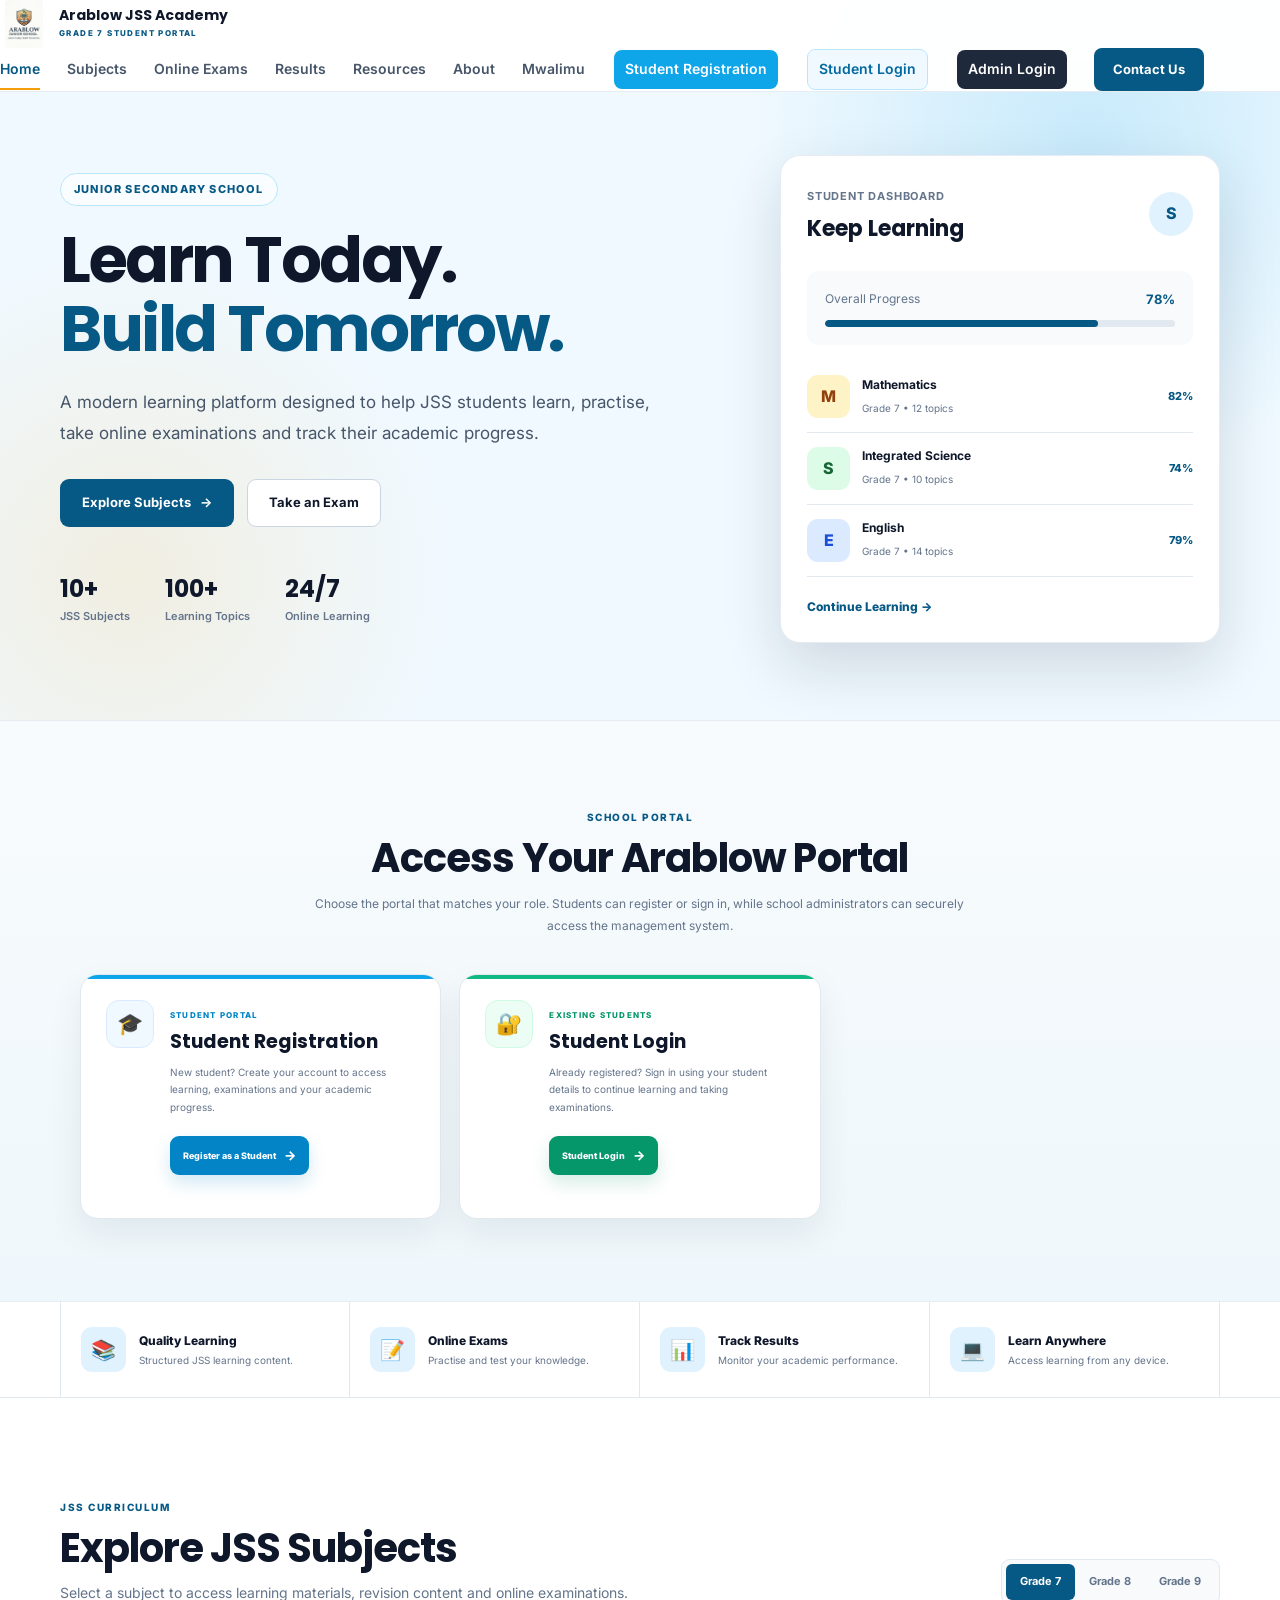
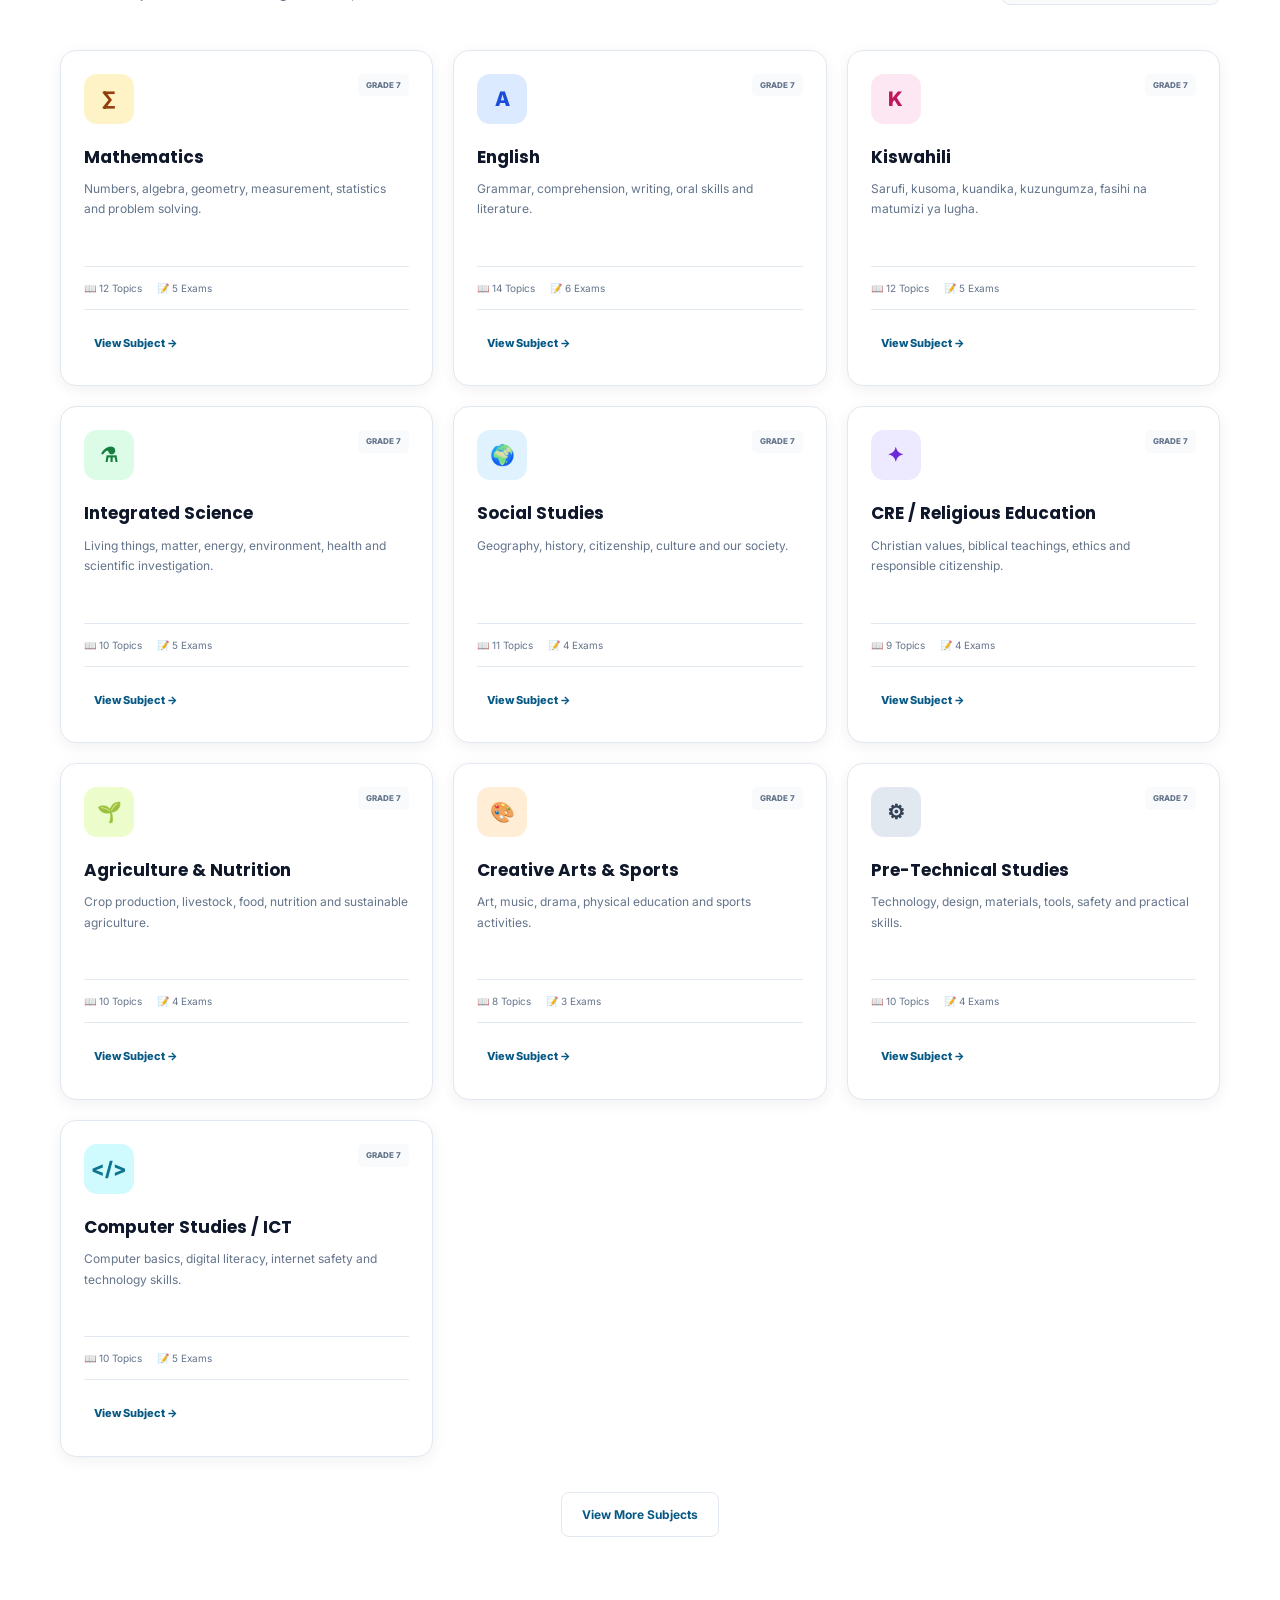
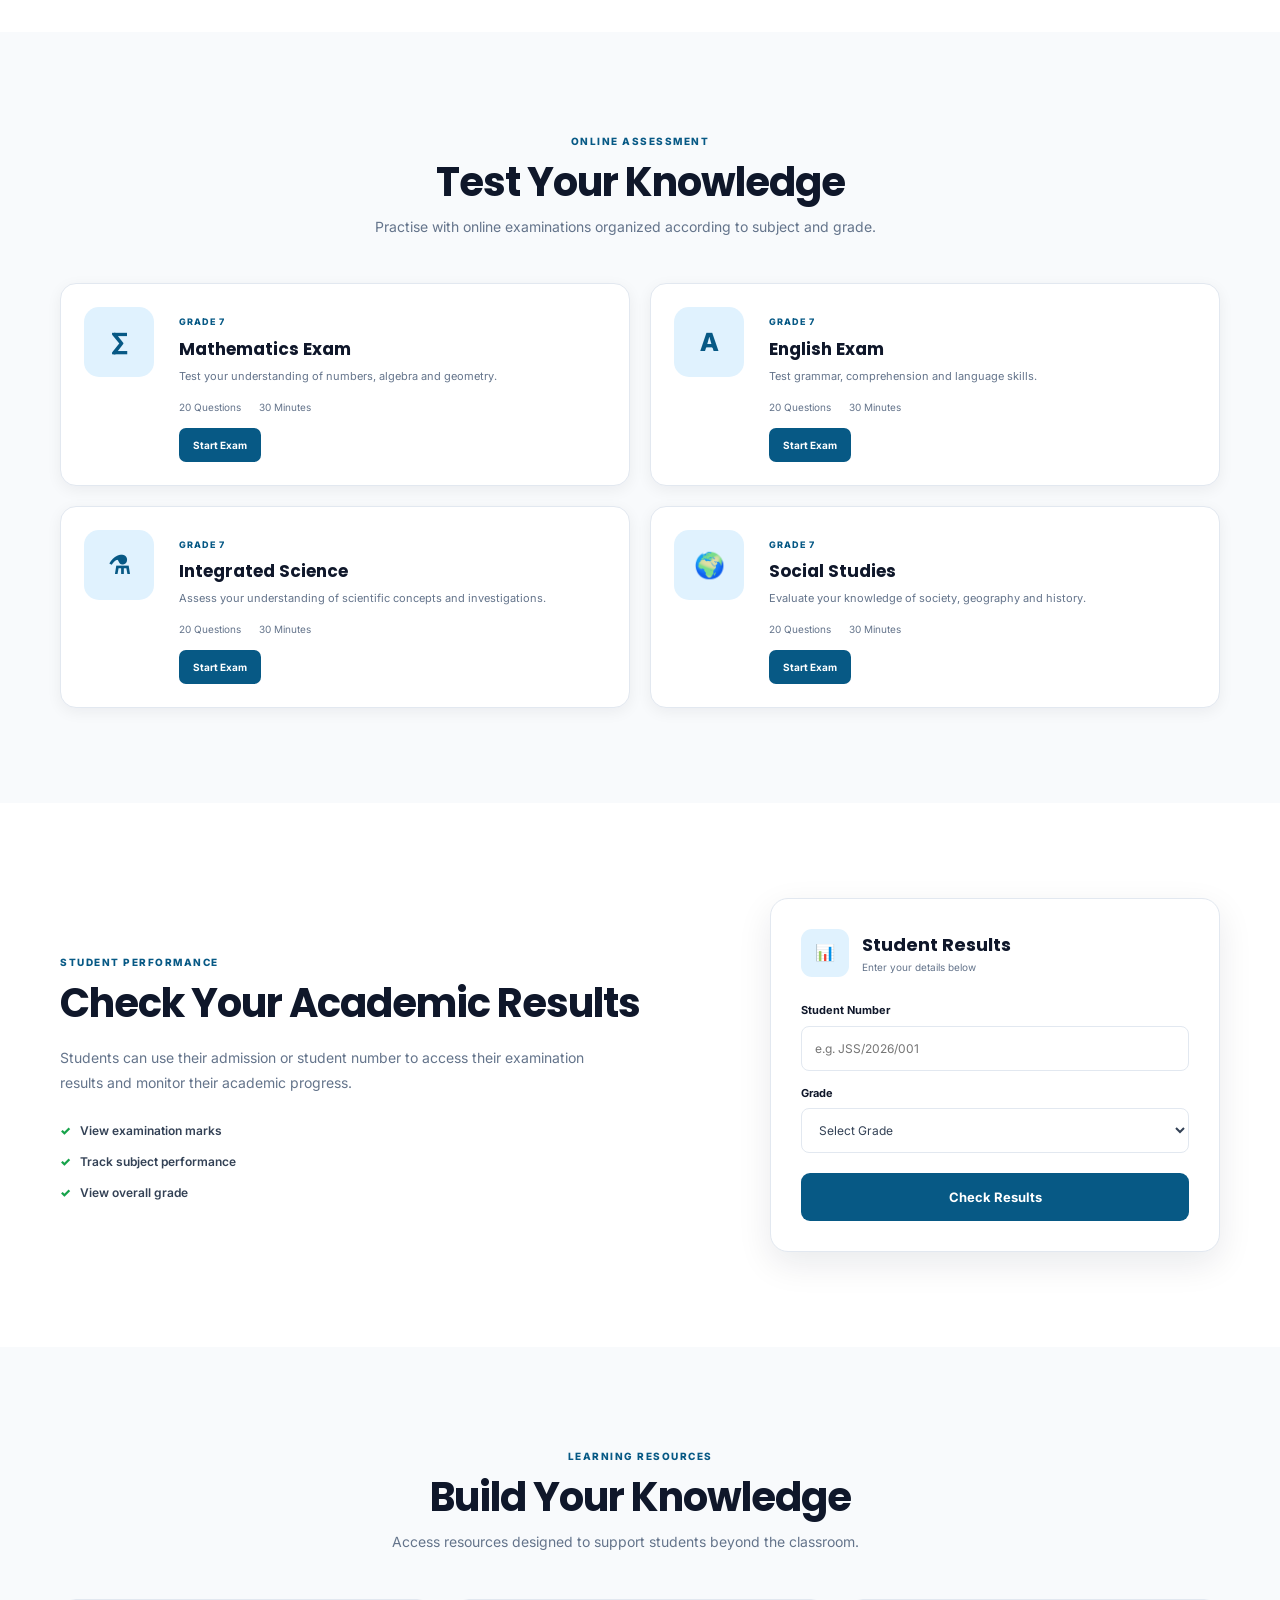
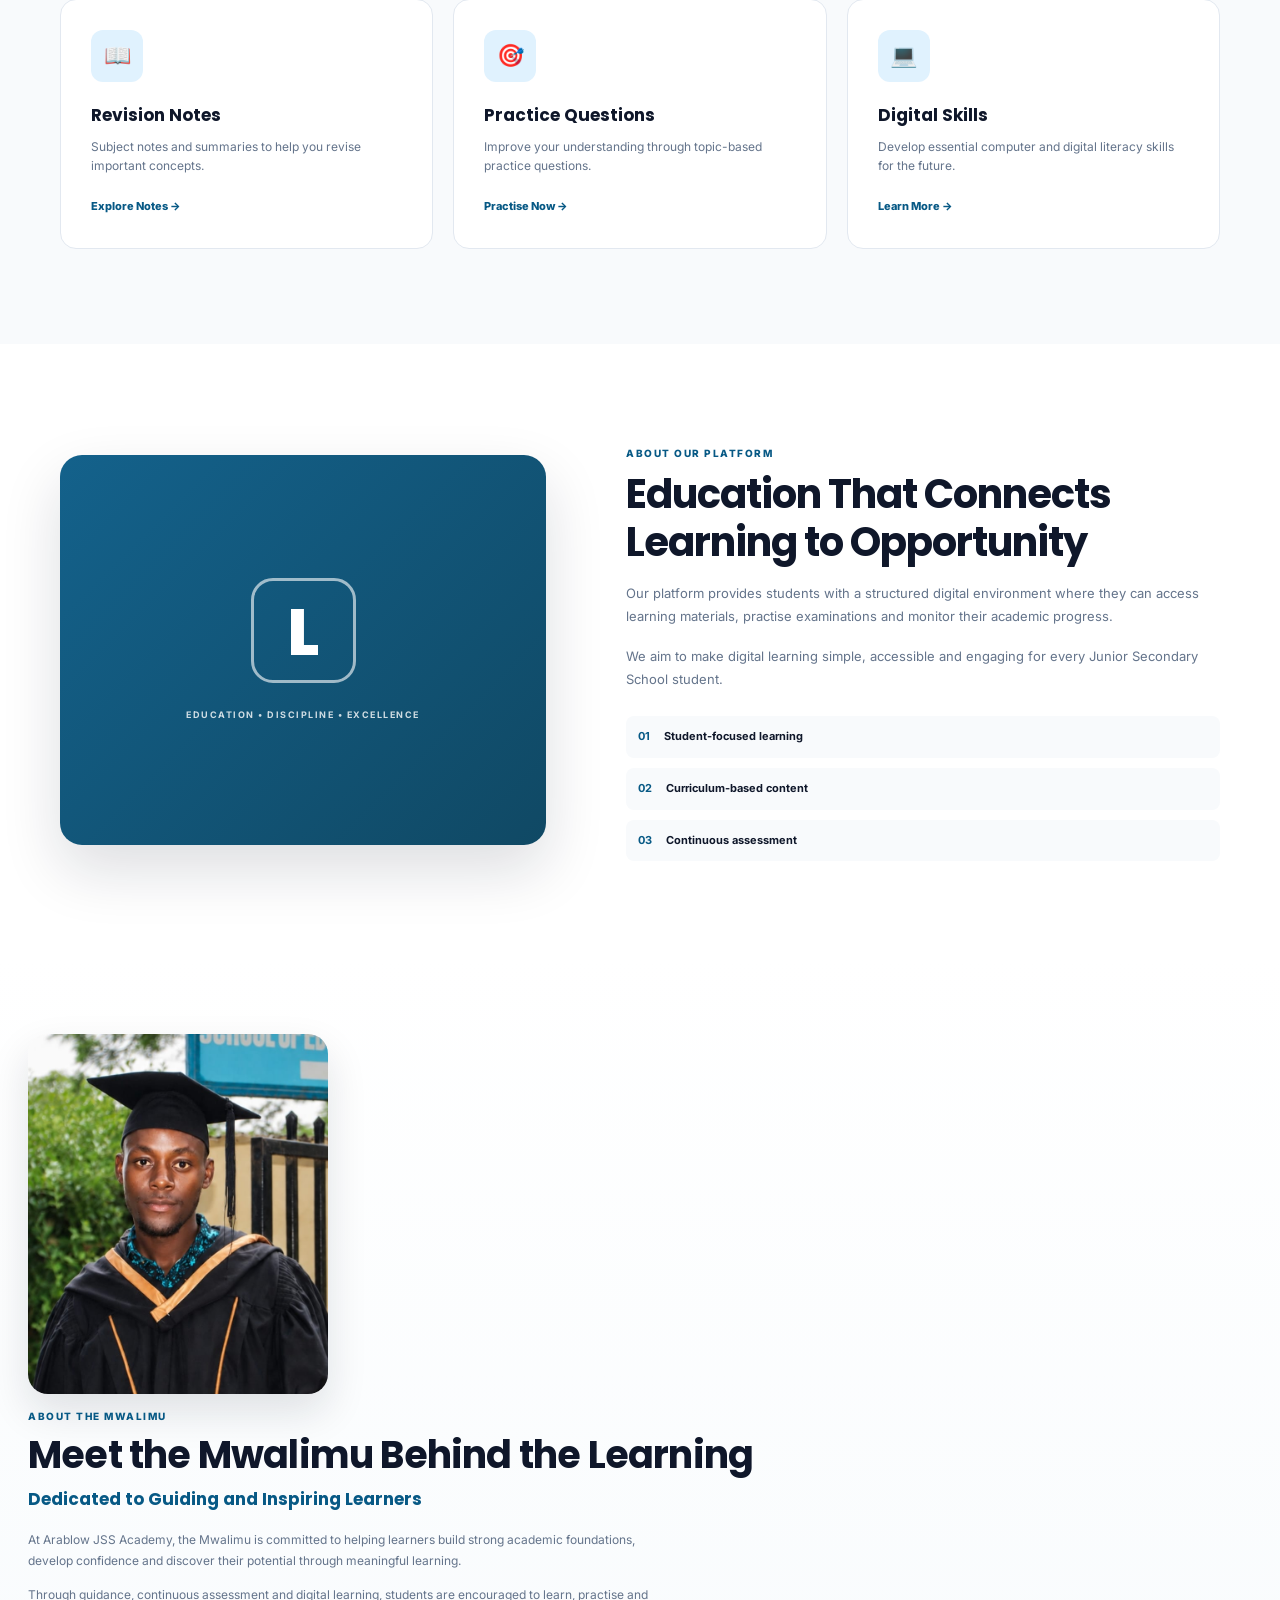
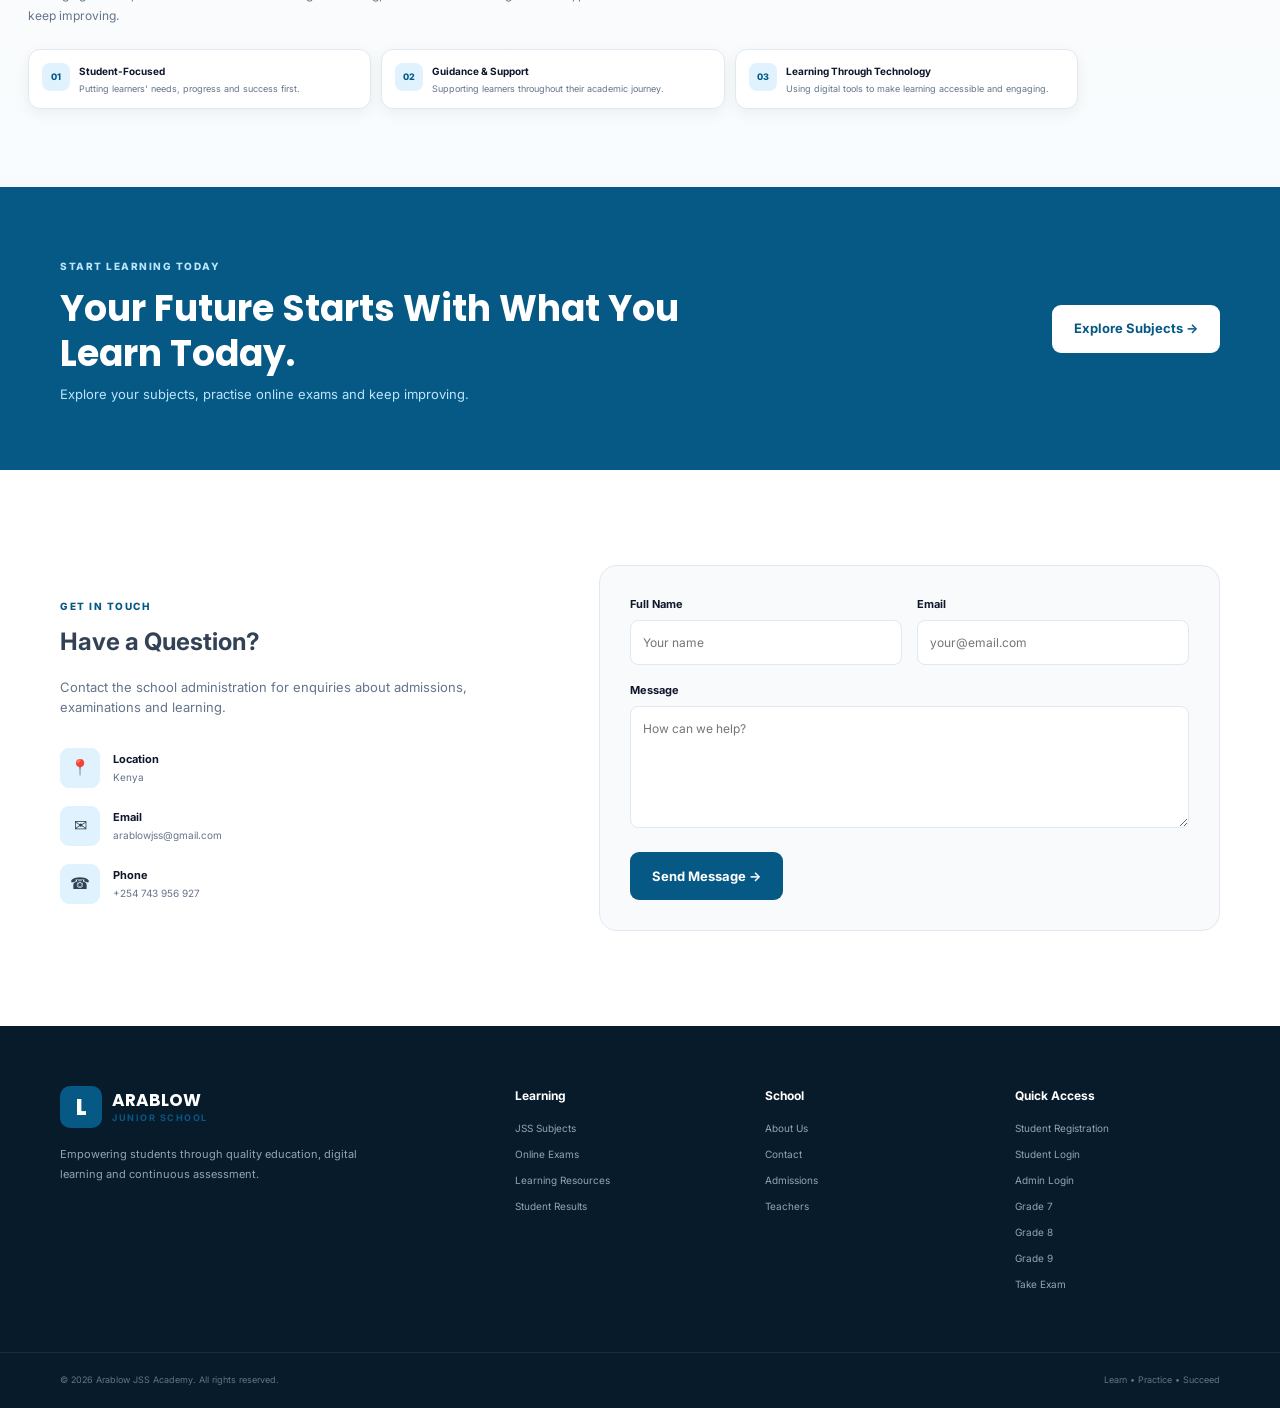
<file: index.html>
<!DOCTYPE html>
<html lang="en">
<head>
    <meta charset="UTF-8">
    <meta name="viewport" content="width=device-width, initial-scale=1.0">
    <meta name="description" content="A modern Junior Secondary School learning platform for students, teachers and parents.">
    <meta name="keywords" content="JSS, Grade 7, Grade 8, Grade 9, online exams, Kenya, school, students, learning">
    <meta name="author" content="Arablow Education">
    <title>Arablow JSS Academy | Learn. Practice. Succeed.</title>
    <link rel="preconnect" href="https://fonts.googleapis.com">
    <link rel="preconnect" href="https://fonts.gstatic.com" crossorigin>
    <link href="https://fonts.googleapis.com/css2?family=Inter:wght@400;500;600;700;800&family=Poppins:wght@500;600;700;800&display=swap" rel="stylesheet">
    <link rel="stylesheet" href="style.css">
</head>
<body>
<header class="header" id="header">
    <div class="student-brand">
    <img src="logo.jpg" alt="Arablow JSS Academy Logo" class="school-logo">
    <div>
        <strong>Arablow JSS Academy</strong>
        <span>GRADE 7 STUDENT PORTAL</span>
    </div>
</div>
        </a>
        <nav class="navbar" id="navbar">
            <a href="#home" class="nav-link active">Home</a>
            <a href="#subjects" class="nav-link">Subjects</a>
            <a href="#exams" class="nav-link">Online Exams</a>
            <a href="#results" class="nav-link">Results</a>
            <a href="#resources" class="nav-link">Resources</a>
            <a href="#about" class="nav-link">About</a>
            <a href="#mwalimu" class="nav-link">Mwalimu</a>
            <a href="register.html" class="nav-link nav-register">Student Registration</a>
            <a href="grade7-login.html" class="nav-link nav-login">Student Login</a>
            <a href="admin-login.html" class="nav-link nav-admin">Admin Login</a>
            <a href="#contact" class="nav-contact">Contact Us</a>
        </nav>
        <button class="menu-toggle" id="menuToggle" aria-label="Open menu"><span></span><span></span><span></span></button>
    </div>
</header>

<main>
<section class="hero" id="home">
    <div class="hero-background"></div>
    <div class="container hero-container">
        <div class="hero-content">
            <span class="hero-badge">JUNIOR SECONDARY SCHOOL</span>
            <h1>Learn Today. <span>Build Tomorrow.</span></h1>
            <p>A modern learning platform designed to help JSS students learn, practise, take online examinations and track their academic progress.</p>
            <div class="hero-buttons">
                <a href="#subjects" class="btn btn-primary">Explore Subjects <span>→</span></a>
                <a href="#exams" class="btn btn-outline">Take an Exam</a>
            </div>
            <div class="hero-trust">
                <div class="trust-item"><strong>10+</strong><span>JSS Subjects</span></div>
                <div class="trust-item"><strong>100+</strong><span>Learning Topics</span></div>
                <div class="trust-item"><strong>24/7</strong><span>Online Learning</span></div>
            </div>
        </div>
        <div class="hero-card">
            <div class="hero-card-header">
                <div><span>Student Dashboard</span><h3>Keep Learning</h3></div>
                <div class="student-avatar">S</div>
            </div>
            <div class="progress-box">
                <div class="progress-info"><span>Overall Progress</span><strong>78%</strong></div>
                <div class="progress"><div class="progress-bar" style="width:78%"></div></div>
            </div>
            <div class="dashboard-subject"><div class="subject-mini-icon math">M</div><div><strong>Mathematics</strong><small>Grade 7 • 12 topics</small></div><span class="mini-percent">82%</span></div>
            <div class="dashboard-subject"><div class="subject-mini-icon science">S</div><div><strong>Integrated Science</strong><small>Grade 7 • 10 topics</small></div><span class="mini-percent">74%</span></div>
            <div class="dashboard-subject"><div class="subject-mini-icon english">E</div><div><strong>English</strong><small>Grade 7 • 14 topics</small></div><span class="mini-percent">79%</span></div>
            <a href="#subjects" class="dashboard-link">Continue Learning →</a>
        </div>
    </div>
</section>

<!-- ================= SCHOOL PORTAL ================= -->
<section class="portal-section" id="student-portal">
    <div class="container">
        <div class="portal-heading">
            <span class="section-label">SCHOOL PORTAL</span>
            <h2>Access Your Arablow Portal</h2>
            <p>Choose the portal that matches your role. Students can register or sign in, while school administrators can securely access the management system.</p>
        </div>

        <div class="portal-grid">
            <article class="portal-card portal-student">
                <div class="portal-icon">🎓</div>
                <div class="portal-card-body">
                    <span class="portal-tag">STUDENT PORTAL</span>
                    <h3>Student Registration</h3>
                    <p>New student? Create your account to access learning, examinations and your academic progress.</p>
                    <a href="register.html" class="portal-btn portal-btn-primary">Register as a Student <span>→</span></a>
                </div>
            </article>

            <article class="portal-card portal-login">
                <div class="portal-icon">🔐</div>
                <div class="portal-card-body">
                    <span class="portal-tag">EXISTING STUDENTS</span>
                    <h3>Student Login</h3>
                    <p>Already registered? Sign in using your student details to continue learning and taking examinations.</p>
                    <a href="grade7-login.html" class="portal-btn portal-btn-secondary">Student Login <span>→</span></a>
                </div>
            </article>

            
        </div>
    </div>
</section>

<section class="features">
    <div class="container features-grid">
        <div class="feature-item"><div class="feature-icon">📚</div><div><h3>Quality Learning</h3><p>Structured JSS learning content.</p></div></div>
        <div class="feature-item"><div class="feature-icon">📝</div><div><h3>Online Exams</h3><p>Practise and test your knowledge.</p></div></div>
        <div class="feature-item"><div class="feature-icon">📊</div><div><h3>Track Results</h3><p>Monitor your academic performance.</p></div></div>
        <div class="feature-item"><div class="feature-icon">💻</div><div><h3>Learn Anywhere</h3><p>Access learning from any device.</p></div></div>
    </div>
</section>

<section class="section subjects-section" id="subjects">
    <div class="container">
        <div class="section-heading">
            <div><span class="section-label">JSS CURRICULUM</span><h2>Explore JSS Subjects</h2><p>Select a subject to access learning materials, revision content and online examinations.</p></div>
            <div class="grade-selector">
                <button class="grade-btn active" data-grade="grade7">Grade 7</button>
                <button class="grade-btn" data-grade="grade8">Grade 8</button>
                <button class="grade-btn" data-grade="grade9">Grade 9</button>
            </div>
        </div>

        <div class="subjects-grid" id="subjectsGrid">
            <article class="subject-card"><div class="subject-top"><div class="subject-icon math-icon">∑</div><span class="subject-tag">GRADE 7</span></div><h3>Mathematics</h3><p>Numbers, algebra, geometry, measurement, statistics and problem solving.</p><div class="subject-meta"><span>📖 12 Topics</span><span>📝 5 Exams</span></div><button class="subject-btn" data-subject="Mathematics">View Subject →</button></article>
            <article class="subject-card"><div class="subject-top"><div class="subject-icon english-icon">A</div><span class="subject-tag">GRADE 7</span></div><h3>English</h3><p>Grammar, comprehension, writing, oral skills and literature.</p><div class="subject-meta"><span>📖 14 Topics</span><span>📝 6 Exams</span></div><button class="subject-btn" data-subject="English">View Subject →</button></article>
            <article class="subject-card"><div class="subject-top"><div class="subject-icon kiswahili-icon">K</div><span class="subject-tag">GRADE 7</span></div><h3>Kiswahili</h3><p>Sarufi, kusoma, kuandika, kuzungumza, fasihi na matumizi ya lugha.</p><div class="subject-meta"><span>📖 12 Topics</span><span>📝 5 Exams</span></div><button class="subject-btn" data-subject="Kiswahili">View Subject →</button></article>
            <article class="subject-card"><div class="subject-top"><div class="subject-icon science-icon">⚗</div><span class="subject-tag">GRADE 7</span></div><h3>Integrated Science</h3><p>Living things, matter, energy, environment, health and scientific investigation.</p><div class="subject-meta"><span>📖 10 Topics</span><span>📝 5 Exams</span></div><button class="subject-btn" data-subject="Integrated Science">View Subject →</button></article>
            <article class="subject-card"><div class="subject-top"><div class="subject-icon social-icon">🌍</div><span class="subject-tag">GRADE 7</span></div><h3>Social Studies</h3><p>Geography, history, citizenship, culture and our society.</p><div class="subject-meta"><span>📖 11 Topics</span><span>📝 4 Exams</span></div><button class="subject-btn" data-subject="Social Studies">View Subject →</button></article>
            <article class="subject-card"><div class="subject-top"><div class="subject-icon cre-icon">✦</div><span class="subject-tag">GRADE 7</span></div><h3>CRE / Religious Education</h3><p>Christian values, biblical teachings, ethics and responsible citizenship.</p><div class="subject-meta"><span>📖 9 Topics</span><span>📝 4 Exams</span></div><button class="subject-btn" data-subject="CRE">View Subject →</button></article>
            <article class="subject-card"><div class="subject-top"><div class="subject-icon agriculture-icon">🌱</div><span class="subject-tag">GRADE 7</span></div><h3>Agriculture & Nutrition</h3><p>Crop production, livestock, food, nutrition and sustainable agriculture.</p><div class="subject-meta"><span>📖 10 Topics</span><span>📝 4 Exams</span></div><button class="subject-btn" data-subject="Agriculture">View Subject →</button></article>
            <article class="subject-card"><div class="subject-top"><div class="subject-icon arts-icon">🎨</div><span class="subject-tag">GRADE 7</span></div><h3>Creative Arts & Sports</h3><p>Art, music, drama, physical education and sports activities.</p><div class="subject-meta"><span>📖 8 Topics</span><span>📝 3 Exams</span></div><button class="subject-btn" data-subject="Creative Arts">View Subject →</button></article>
            <article class="subject-card"><div class="subject-top"><div class="subject-icon technical-icon">⚙</div><span class="subject-tag">GRADE 7</span></div><h3>Pre-Technical Studies</h3><p>Technology, design, materials, tools, safety and practical skills.</p><div class="subject-meta"><span>📖 10 Topics</span><span>📝 4 Exams</span></div><button class="subject-btn" data-subject="Pre-Technical Studies">View Subject →</button></article>
            <article class="subject-card"><div class="subject-top"><div class="subject-icon computer-icon">&lt;/&gt;</div><span class="subject-tag">GRADE 7</span></div><h3>Computer Studies / ICT</h3><p>Computer basics, digital literacy, internet safety and technology skills.</p><div class="subject-meta"><span>📖 10 Topics</span><span>📝 5 Exams</span></div><button class="subject-btn" data-subject="Computer Studies">View Subject →</button></article>
        </div>

        <div class="center-button"><button class="load-more-btn" id="loadSubjects">View More Subjects</button></div>
    </div>
</section>

<section class="section exams-section" id="exams">
    <div class="container">
        <div class="section-heading centered"><span class="section-label">ONLINE ASSESSMENT</span><h2>Test Your Knowledge</h2><p>Practise with online examinations organized according to subject and grade.</p></div>
        <div class="exam-grid">
            <article class="exam-card"><div class="exam-icon">∑</div><div class="exam-content"><span class="exam-grade">GRADE 7</span><h3>Mathematics Exam</h3><p>Test your understanding of numbers, algebra and geometry.</p><div class="exam-info"><span>20 Questions</span><span>30 Minutes</span></div><a class="exam-btn" href="exam.html?subject=Mathematics&grade=Grade%207">Start Exam</a></div></article>
            <article class="exam-card"><div class="exam-icon">A</div><div class="exam-content"><span class="exam-grade">GRADE 7</span><h3>English Exam</h3><p>Test grammar, comprehension and language skills.</p><div class="exam-info"><span>20 Questions</span><span>30 Minutes</span></div><a class="exam-btn" href="exam.html?subject=English&grade=Grade%207">Start Exam</a></div></article>
            <article class="exam-card"><div class="exam-icon">⚗</div><div class="exam-content"><span class="exam-grade">GRADE 7</span><h3>Integrated Science</h3><p>Assess your understanding of scientific concepts and investigations.</p><div class="exam-info"><span>20 Questions</span><span>30 Minutes</span></div><a class="exam-btn" href="exam.html?subject=Integrated%20Science&grade=Grade%207">Start Exam</a></div></article>
            <article class="exam-card"><div class="exam-icon">🌍</div><div class="exam-content"><span class="exam-grade">GRADE 7</span><h3>Social Studies</h3><p>Evaluate your knowledge of society, geography and history.</p><div class="exam-info"><span>20 Questions</span><span>30 Minutes</span></div><a class="exam-btn" href="exam.html?subject=Social%20Studies&grade=Grade%207">Start Exam</a></div></article>
        </div>
    </div>
</section>

<section class="section results-section" id="results">
    <div class="container results-container">
        <div class="results-content">
            <span class="section-label">STUDENT PERFORMANCE</span>
            <h2>Check Your Academic Results</h2>
            <p>Students can use their admission or student number to access their examination results and monitor their academic progress.</p>
            <div class="result-features"><div><span>✓</span>View examination marks</div><div><span>✓</span>Track subject performance</div><div><span>✓</span>View overall grade</div></div>
        </div>
        <div class="results-form-card">
            <div class="result-card-heading"><div class="result-icon">📊</div><div><h3>Student Results</h3><p>Enter your details below</p></div></div>
            <form id="resultsForm">
                <label for="studentNumber">Student Number</label>
                <input type="text" id="studentNumber" placeholder="e.g. JSS/2026/001" required>
                <label for="studentGrade">Grade</label>
                <select id="studentGrade" required><option value="">Select Grade</option><option>Grade 7</option><option>Grade 8</option><option>Grade 9</option></select>
                <button type="submit" class="btn btn-primary full-width">Check Results</button>
            </form>
            <div id="resultMessage" class="result-message"></div>
        </div>
    </div>
</section>

<section class="section resources-section" id="resources">
    <div class="container">
        <div class="section-heading centered"><span class="section-label">LEARNING RESOURCES</span><h2>Build Your Knowledge</h2><p>Access resources designed to support students beyond the classroom.</p></div>
        <div class="resources-grid">
            <article class="resource-card"><div class="resource-icon">📖</div><h3>Revision Notes</h3><p>Subject notes and summaries to help you revise important concepts.</p><a href="#subjects">Explore Notes →</a></article>
            <article class="resource-card"><div class="resource-icon">🎯</div><h3>Practice Questions</h3><p>Improve your understanding through topic-based practice questions.</p><a href="#exams">Practise Now →</a></article>
            <article class="resource-card"><div class="resource-icon">💻</div><h3>Digital Skills</h3><p>Develop essential computer and digital literacy skills for the future.</p><a href="#subjects">Learn More →</a></article>
        </div>
    </div>
</section>

<section class="section about-section" id="about">
    <div class="container about-container">
        <div class="about-image"><div class="about-image-box"><div class="school-symbol">L</div><span>EDUCATION • DISCIPLINE • EXCELLENCE</span></div></div>
        <div class="about-content">
            <span class="section-label">ABOUT OUR PLATFORM</span>
            <h2>Education That Connects Learning to Opportunity</h2>
            <p>Our platform provides students with a structured digital environment where they can access learning materials, practise examinations and monitor their academic progress.</p>
            <p>We aim to make digital learning simple, accessible and engaging for every Junior Secondary School student.</p>
            <div class="about-points"><div><strong>01</strong><span>Student-focused learning</span></div><div><strong>02</strong><span>Curriculum-based content</span></div><div><strong>03</strong><span>Continuous assessment</span></div></div>
        </div>
    </div>
</section>

<!-- ================= ABOUT THE MWALIMU ================= -->
<section class="about-teacher" id="mwalimu">
    <div class="teacher-container">
        <div class="teacher-image">
            <img src="mwalimu.jpg" alt="Mwalimu - Arablow JSS Academy teacher" loading="lazy">
        </div>

        <div class="teacher-content">
            <span class="section-label">ABOUT THE MWALIMU</span>
            <h2>Meet the Mwalimu Behind the Learning</h2>
            <h3>Dedicated to Guiding and Inspiring Learners</h3>

            <p>
                At Arablow JSS Academy, the Mwalimu is committed to helping learners
                build strong academic foundations, develop confidence and discover
                their potential through meaningful learning.
            </p>

            <p>
                Through guidance, continuous assessment and digital learning,
                students are encouraged to learn, practise and keep improving.
            </p>

            <div class="teacher-highlights">
                <div class="teacher-highlight">
                    <span class="highlight-number">01</span>
                    <div>
                        <strong>Student-Focused</strong>
                        <p>Putting learners' needs, progress and success first.</p>
                    </div>
                </div>

                <div class="teacher-highlight">
                    <span class="highlight-number">02</span>
                    <div>
                        <strong>Guidance & Support</strong>
                        <p>Supporting learners throughout their academic journey.</p>
                    </div>
                </div>

                <div class="teacher-highlight">
                    <span class="highlight-number">03</span>
                    <div>
                        <strong>Learning Through Technology</strong>
                        <p>Using digital tools to make learning accessible and engaging.</p>
                    </div>
                </div>
            </div>
        </div>
    </div>
</section>

<section class="cta-section">
    <div class="container cta-container">
        <div><span class="section-label light">START LEARNING TODAY</span><h2>Your Future Starts With What You Learn Today.</h2><p>Explore your subjects, practise online exams and keep improving.</p></div>
        <a href="#subjects" class="btn btn-white">Explore Subjects →</a>
    </div>
</section>

<section class="section contact-section" id="contact">
    <div class="container contact-container">
        <div class="contact-content">
            <span class="section-label">GET IN TOUCH</span><h2>Have a Question?</h2><p>Contact the school administration for enquiries about admissions, examinations and learning.</p>
            <div class="contact-details">
                <div><span>📍</span><div><strong>Location</strong><p>Kenya</p></div></div>
                <div><span>✉</span><div><strong>Email</strong><p>arablowjss@gmail.com</p></div></div>
                <div><span>☎</span><div><strong>Phone</strong><p>+254 743 956 927</p></div></div>
            </div>
        </div>
        <form class="contact-form" id="contactForm">
            <div class="form-row">
                <div class="form-group"><label for="name">Full Name</label><input type="text" id="name" placeholder="Your name" required></div>
                <div class="form-group"><label for="email">Email</label><input type="email" id="email" placeholder="your@email.com" required></div>
            </div>
            <div class="form-group"><label for="message">Message</label><textarea id="message" rows="5" placeholder="How can we help?" required></textarea></div>
            <button type="submit" class="btn btn-primary">Send Message →</button>
            <div id="contactMessage"></div>
        </form>
    </div>
</section>
</main>

<footer class="footer">
    <div class="container footer-grid">
        <div class="footer-brand"><a href="#home" class="logo footer-logo"><div class="logo-icon">L</div><div class="logo-text"><strong>ARABLOW</strong><span>JUNIOR SCHOOL</span></div></a><p>Empowering students through quality education, digital learning and continuous assessment.</p></div>
        <div class="footer-column"><h4>Learning</h4><a href="#subjects">JSS Subjects</a><a href="#exams">Online Exams</a><a href="#resources">Learning Resources</a><a href="#results">Student Results</a></div>
        <div class="footer-column"><h4>School</h4><a href="#about">About Us</a><a href="#contact">Contact</a><a href="#">Admissions</a><a href="#">Teachers</a></div>
        <div class="footer-column"><h4>Quick Access</h4><a href="register.html">Student Registration</a><a href="grade7-login.html">Student Login</a><a href="admin-login.html">Admin Login</a><a href="#subjects">Grade 7</a><a href="#subjects">Grade 8</a><a href="#subjects">Grade 9</a><a href="#exams">Take Exam</a></div>
    </div>
    <div class="footer-bottom"><div class="container footer-bottom-inner"><p>© <span id="currentYear"></span> Arablow JSS Academy. All rights reserved.</p><p>Learn • Practice • Succeed</p></div></div>
</footer>

<div class="modal-overlay" id="modalOverlay">
    <div class="modal" id="modal">
        <button type="button" class="modal-close" id="modalClose" aria-label="Close">×</button>
        <div class="modal-icon" id="modalIcon">📚</div>
        <span class="section-label">JSS SUBJECT</span>
        <h2 id="modalTitle">Subject</h2>
        <p id="modalText">Access learning materials and examinations.</p>
        <div class="modal-actions"><button class="btn btn-primary" id="modalResources">Learning Resources</button><button class="btn btn-outline" id="modalExam">Online Exams</button></div>
    </div>
</div>

<script src="script.js?v=20260911"></script>
</body>
</html>
</file>
<file: style.css>
/* ARABLOW JUNIOR SCHOOL */
:root{--primary:#075985;--primary-dark:#053f5c;--primary-light:#e0f2fe;--accent:#f59e0b;--accent-dark:#d97706;--dark:#0f172a;--text:#334155;--muted:#64748b;--white:#fff;--light:#f8fafc;--border:#e2e8f0;--success:#16a34a;--shadow-sm:0 4px 15px rgba(15,23,42,.06);--shadow:0 12px 35px rgba(15,23,42,.09);--shadow-lg:0 25px 60px rgba(15,23,42,.14);--radius:16px;--transition:.3s ease}
*{margin:0;padding:0;box-sizing:border-box}html{scroll-behavior:smooth;scroll-padding-top:90px}body{font-family:Inter,sans-serif;color:var(--text);background:#fff;line-height:1.6}a{text-decoration:none;color:inherit}button,input,select,textarea{font:inherit}button{cursor:pointer}.container{width:min(1160px,92%);margin:auto}
.header{position:fixed;top:0;left:0;width:100%;z-index:1000;background:rgba(255,255,255,.96);border-bottom:1px solid rgba(226,232,240,.8);backdrop-filter:blur(12px)}.nav-container{min-height:78px;display:flex;align-items:center;justify-content:space-between}.logo{display:flex;align-items:center;gap:10px}.logo-icon{width:42px;height:42px;display:grid;place-items:center;background:var(--primary);color:#fff;border-radius:10px;font-family:Poppins,sans-serif;font-size:22px;font-weight:800}.logo-text{display:flex;flex-direction:column;line-height:1.05}.logo-text strong{color:var(--dark);font-family:Poppins,sans-serif;font-size:17px}.logo-text span{margin-top:4px;color:var(--primary);font-size:9px;font-weight:700;letter-spacing:1.5px}.navbar{display:flex;align-items:center;gap:27px}.nav-link{position:relative;color:#475569;font-size:14px;font-weight:600;transition:var(--transition)}.nav-link:hover,.nav-link.active{color:var(--primary)}.nav-link.active:after{content:"";position:absolute;left:0;right:0;bottom:-9px;height:2px;background:var(--accent)}.nav-contact{padding:11px 19px;color:#fff;background:var(--primary);border-radius:8px;font-size:13px;font-weight:700}.nav-contact:hover{background:var(--primary-dark)}.menu-toggle{display:none;border:0;background:transparent;width:40px}.menu-toggle span{display:block;width:25px;height:2px;margin:5px auto;background:var(--dark)}
.hero{position:relative;overflow:hidden;min-height:720px;padding-top:78px;background:#f0f9ff}.hero-background{position:absolute;inset:0;background:radial-gradient(circle at 85% 20%,rgba(14,165,233,.18),transparent 28%),radial-gradient(circle at 10% 80%,rgba(245,158,11,.12),transparent 25%)}.hero-container{position:relative;min-height:642px;display:grid;grid-template-columns:1.08fr .92fr;gap:60px;align-items:center}.hero-content{max-width:650px}.hero-badge{display:inline-flex;padding:7px 13px;margin-bottom:19px;border:1px solid #bae6fd;border-radius:30px;background:rgba(255,255,255,.7);color:var(--primary);font-size:11px;font-weight:800;letter-spacing:1.2px}.hero h1{max-width:680px;color:var(--dark);font-family:Poppins,sans-serif;font-size:clamp(42px,5vw,67px);line-height:1.08;letter-spacing:-2.5px}.hero h1 span{display:block;color:var(--primary)}.hero-content>p{max-width:590px;margin:24px 0 30px;color:#475569;font-size:17px;line-height:1.8}.hero-buttons{display:flex;gap:13px;flex-wrap:wrap}.btn{display:inline-flex;align-items:center;justify-content:center;gap:9px;min-height:48px;padding:0 21px;border:1px solid transparent;border-radius:9px;font-size:13px;font-weight:700;transition:var(--transition)}.btn-primary{background:var(--primary);color:#fff}.btn-primary:hover{background:var(--primary-dark);transform:translateY(-2px);box-shadow:0 10px 20px rgba(7,89,133,.2)}.btn-outline{border-color:#cbd5e1;background:#fff;color:var(--dark)}.btn-outline:hover{border-color:var(--primary);color:var(--primary);transform:translateY(-2px)}.btn-white{background:#fff;color:var(--primary)}.hero-trust{display:flex;gap:35px;margin-top:43px}.trust-item{display:flex;flex-direction:column}.trust-item strong{color:var(--dark);font-family:Poppins,sans-serif;font-size:24px}.trust-item span{color:var(--muted);font-size:11px;font-weight:600}
.hero-card{width:100%;max-width:440px;justify-self:end;padding:26px;background:#fff;border:1px solid rgba(226,232,240,.8);border-radius:20px;box-shadow:var(--shadow-lg)}.hero-card-header{display:flex;align-items:center;justify-content:space-between;margin-bottom:25px}.hero-card-header span{color:var(--muted);font-size:11px;font-weight:700;text-transform:uppercase;letter-spacing:.8px}.hero-card-header h3{margin-top:3px;color:var(--dark);font-family:Poppins,sans-serif;font-size:22px}.student-avatar{width:44px;height:44px;display:grid;place-items:center;border-radius:50%;background:var(--primary-light);color:var(--primary);font-weight:800}.progress-box{padding:18px;margin-bottom:17px;background:var(--light);border-radius:12px}.progress-info{display:flex;justify-content:space-between;margin-bottom:10px}.progress-info span{color:var(--muted);font-size:12px}.progress-info strong{color:var(--primary);font-size:13px}.progress{height:7px;overflow:hidden;background:#e2e8f0;border-radius:20px}.progress-bar{height:100%;background:var(--primary);border-radius:inherit}.dashboard-subject{display:grid;grid-template-columns:43px 1fr auto;gap:12px;align-items:center;padding:13px 0;border-bottom:1px solid var(--border)}.subject-mini-icon{width:43px;height:43px;display:grid;place-items:center;border-radius:11px;font-weight:800}.math{background:#fef3c7;color:#92400e}.science{background:#dcfce7;color:#166534}.english{background:#dbeafe;color:#1d4ed8}.dashboard-subject strong{display:block;color:var(--dark);font-size:12px}.dashboard-subject small{color:var(--muted);font-size:10px}.mini-percent{color:var(--primary);font-size:11px;font-weight:800}.dashboard-link{display:block;margin-top:20px;color:var(--primary);font-size:12px;font-weight:800}
.features{background:#fff;border-bottom:1px solid var(--border)}.features-grid{display:grid;grid-template-columns:repeat(4,1fr)}.feature-item{display:flex;align-items:center;gap:13px;padding:25px 20px;border-right:1px solid var(--border)}.feature-item:first-child{border-left:1px solid var(--border)}.feature-icon{width:45px;height:45px;flex:0 0 45px;display:grid;place-items:center;background:var(--primary-light);border-radius:11px;font-size:20px}.feature-item h3{color:var(--dark);font-size:12px;font-weight:800}.feature-item p{margin-top:2px;color:var(--muted);font-size:10px}
.section{padding:95px 0}.section-heading{display:flex;justify-content:space-between;align-items:flex-end;gap:30px;margin-bottom:45px}.section-heading.centered{display:block;max-width:680px;margin:0 auto 45px;text-align:center}.section-label{display:inline-block;margin-bottom:9px;color:var(--primary);font-size:10px;font-weight:800;letter-spacing:1.5px}.section-heading h2,.results-content h2,.about-content h2{color:var(--dark);font-family:Poppins,sans-serif;font-size:clamp(28px,4vw,40px);line-height:1.2;letter-spacing:-1px}.section-heading p{max-width:650px;margin-top:10px;color:var(--muted);font-size:14px}.grade-selector{display:flex;padding:4px;background:var(--light);border:1px solid var(--border);border-radius:9px}.grade-btn{border:0;padding:9px 14px;border-radius:6px;background:transparent;color:var(--muted);font-size:11px;font-weight:700}.grade-btn.active{background:var(--primary);color:#fff}
.subjects-grid{display:grid;grid-template-columns:repeat(3,1fr);gap:20px}.subject-card{padding:23px;border:1px solid var(--border);border-radius:var(--radius);background:#fff;box-shadow:var(--shadow-sm);transition:var(--transition)}.subject-card:hover{transform:translateY(-5px);border-color:#bae6fd;box-shadow:var(--shadow)}.subject-top{display:flex;justify-content:space-between;align-items:flex-start}.subject-icon{width:50px;height:50px;display:grid;place-items:center;border-radius:13px;font-size:20px;font-weight:800}.subject-tag{padding:5px 8px;background:var(--light);color:var(--muted);border-radius:5px;font-size:8px;font-weight:800}.math-icon{background:#fef3c7;color:#92400e}.english-icon{background:#dbeafe;color:#1d4ed8}.kiswahili-icon{background:#fce7f3;color:#be185d}.science-icon{background:#dcfce7;color:#15803d}.social-icon{background:#e0f2fe;color:#0369a1}.cre-icon{background:#ede9fe;color:#6d28d9}.agriculture-icon{background:#ecfccb;color:#3f6212}.arts-icon{background:#ffedd5;color:#c2410c}.technical-icon{background:#e2e8f0;color:#334155}.computer-icon{background:#cffafe;color:#0e7490}.subject-card h3{margin-top:20px;color:var(--dark);font-family:Poppins,sans-serif;font-size:17px}.subject-card>p{min-height:70px;margin:8px 0 17px;color:var(--muted);font-size:12px;line-height:1.7}.subject-meta{display:flex;gap:15px;padding:13px 0;border-top:1px solid var(--border);border-bottom:1px solid var(--border);color:var(--muted);font-size:10px}.subject-btn{width:100%;margin-top:15px;padding:10px;border:0;background:transparent;color:var(--primary);text-align:left;font-size:11px;font-weight:800}.center-button{display:flex;justify-content:center;margin-top:35px}.load-more-btn{padding:12px 20px;border:1px solid var(--border);border-radius:8px;background:#fff;color:var(--primary);font-size:12px;font-weight:700}
.exams-section,.resources-section{background:var(--light)}.exam-grid{display:grid;grid-template-columns:repeat(2,1fr);gap:20px}.exam-card{display:grid;grid-template-columns:75px 1fr;gap:20px;padding:23px;background:#fff;border:1px solid var(--border);border-radius:var(--radius);box-shadow:var(--shadow-sm)}.exam-icon{width:70px;height:70px;display:grid;place-items:center;border-radius:15px;background:var(--primary-light);color:var(--primary);font-size:25px;font-weight:800}.exam-grade{color:var(--primary);font-size:9px;font-weight:800;letter-spacing:1px}.exam-content h3{margin:3px 0 5px;color:var(--dark);font-family:Poppins,sans-serif;font-size:17px}.exam-content p{color:var(--muted);font-size:11px}.exam-info{display:flex;gap:18px;margin:13px 0;color:var(--muted);font-size:10px}.exam-btn{padding:9px 14px;border:0;border-radius:7px;background:var(--primary);color:#fff;font-size:10px;font-weight:700}
.results-container,.about-container,.contact-container{display:grid;grid-template-columns:1fr 450px;gap:80px;align-items:center}.results-content>p{max-width:560px;margin:18px 0 25px;color:var(--muted);font-size:14px;line-height:1.8}.result-features{display:grid;gap:12px}.result-features div{color:var(--text);font-size:12px;font-weight:600}.result-features span{margin-right:9px;color:var(--success);font-weight:900}.results-form-card{padding:30px;background:#fff;border:1px solid var(--border);border-radius:18px;box-shadow:var(--shadow)}.result-card-heading{display:flex;gap:13px;align-items:center;margin-bottom:25px}.result-icon{width:48px;height:48px;display:grid;place-items:center;background:var(--primary-light);border-radius:11px}.result-card-heading h3{color:var(--dark);font-family:Poppins,sans-serif;font-size:18px}.result-card-heading p{color:var(--muted);font-size:10px}.results-form-card label{display:block;margin:14px 0 6px;color:var(--dark);font-size:11px;font-weight:700}.results-form-card input,.results-form-card select{width:100%;height:45px;padding:0 13px;border:1px solid var(--border);border-radius:8px;outline:0;color:var(--text);background:#fff;font-size:12px}.full-width{width:100%;margin-top:20px}.result-message{display:none;margin-top:15px;padding:12px;border-radius:8px;background:#f0fdf4;color:#166534;font-size:11px;line-height:1.6}
.resources-grid{display:grid;grid-template-columns:repeat(3,1fr);gap:20px}.resource-card{padding:30px;background:#fff;border:1px solid var(--border);border-radius:var(--radius);transition:var(--transition)}.resource-card:hover{transform:translateY(-5px);box-shadow:var(--shadow)}.resource-icon{width:52px;height:52px;display:grid;place-items:center;margin-bottom:20px;background:var(--primary-light);border-radius:12px;font-size:22px}.resource-card h3{color:var(--dark);font-family:Poppins,sans-serif;font-size:17px}.resource-card p{margin:8px 0 17px;color:var(--muted);font-size:12px}.resource-card a{color:var(--primary);font-size:11px;font-weight:800}
.about-container{grid-template-columns:.9fr 1.1fr}.about-image-box{min-height:390px;display:flex;flex-direction:column;justify-content:center;align-items:center;background:linear-gradient(135deg,rgba(7,89,133,.95),rgba(3,63,92,.95));border-radius:22px;box-shadow:var(--shadow-lg)}.school-symbol{width:105px;height:105px;display:grid;place-items:center;border:3px solid rgba(255,255,255,.6);border-radius:22px;color:#fff;font-family:Poppins,sans-serif;font-size:65px;font-weight:800}.about-image-box span{margin-top:25px;color:rgba(255,255,255,.8);font-size:9px;font-weight:700;letter-spacing:1.5px}.about-content>p{max-width:620px;margin-top:16px;color:var(--muted);font-size:13px;line-height:1.8}.about-points{display:grid;gap:10px;margin-top:25px}.about-points div{display:flex;align-items:center;gap:14px;padding:12px;border-radius:8px;background:var(--light)}.about-points strong{color:var(--primary);font-size:11px}.about-points span{color:var(--dark);font-size:11px;font-weight:700}
.cta-section{padding:65px 0;background:var(--primary)}.cta-container{display:flex;justify-content:space-between;align-items:center;gap:40px}.light{color:#bae6fd}.cta-container h2{max-width:680px;margin:3px 0 8px;color:#fff;font-family:Poppins,sans-serif;font-size:clamp(25px,3vw,36px);line-height:1.25}.cta-container p{color:#bae6fd;font-size:13px}
.contact-container{grid-template-columns:.85fr 1.15fr}.contact-content>p{max-width:520px;margin:15px 0 30px;color:var(--muted);font-size:13px}.contact-details{display:grid;gap:18px}.contact-details>div{display:flex;gap:13px;align-items:center}.contact-details>div>span{width:40px;height:40px;display:grid;place-items:center;background:var(--primary-light);border-radius:9px}.contact-details strong{display:block;color:var(--dark);font-size:11px}.contact-details p{color:var(--muted);font-size:10px}.contact-form{padding:30px;background:var(--light);border:1px solid var(--border);border-radius:18px}.form-row{display:grid;grid-template-columns:1fr 1fr;gap:15px}.form-group{margin-bottom:17px}.form-group label{display:block;margin-bottom:6px;color:var(--dark);font-size:11px;font-weight:700}.form-group input,.form-group textarea{width:100%;padding:12px;border:1px solid var(--border);border-radius:8px;outline:0;background:#fff;color:var(--text);font-size:12px;resize:vertical}
.footer{background:#071b2a;color:#cbd5e1}.footer-grid{display:grid;grid-template-columns:2fr 1fr 1fr 1fr;gap:45px;padding:60px 0}.footer-brand{max-width:310px}.footer-logo .logo-text strong{color:#fff}.footer-brand>p{margin-top:17px;color:#94a3b8;font-size:11px;line-height:1.8}.footer-column{display:flex;flex-direction:column;gap:10px}.footer-column h4{margin-bottom:5px;color:#fff;font-size:12px}.footer-column a{color:#94a3b8;font-size:10px}.footer-column a:hover{color:#fff}.footer-bottom{border-top:1px solid rgba(255,255,255,.08)}.footer-bottom-inner{display:flex;justify-content:space-between;gap:20px;padding:20px 0}.footer-bottom p{color:#64748b;font-size:9px}
.modal-overlay{position:fixed;inset:0;z-index:2000;display:none;place-items:center;padding:20px;background:rgba(15,23,42,.65);backdrop-filter:blur(5px)}.modal-overlay.show{display:grid}.modal{position:relative;width:min(470px,100%);padding:35px;background:#fff;border-radius:20px;box-shadow:var(--shadow-lg);text-align:center}.modal-close{position:absolute;top:14px;right:17px;width:35px;height:35px;border:0;border-radius:50%;background:var(--light);color:var(--dark);font-size:23px}.modal-icon{width:65px;height:65px;display:grid;place-items:center;margin:0 auto 18px;background:var(--primary-light);border-radius:16px;color:var(--primary);font-size:27px}.modal h2{margin:5px 0 10px;color:var(--dark);font-family:Poppins,sans-serif}.modal p{color:var(--muted);font-size:12px}.modal-actions{display:flex;justify-content:center;gap:10px;margin-top:25px}
@media(max-width:1000px){.navbar{gap:15px}.hero-container{gap:35px}.subjects-grid{grid-template-columns:repeat(2,1fr)}.results-container,.about-container,.contact-container{gap:40px}}
@media(max-width:800px){.menu-toggle{display:block}.navbar{position:absolute;top:78px;left:0;width:100%;display:none;flex-direction:column;align-items:stretch;gap:0;padding:15px 5%;background:#fff;border-bottom:1px solid var(--border);box-shadow:var(--shadow)}.navbar.open{display:flex}.nav-link{padding:13px 0;border-bottom:1px solid var(--border)}.nav-link.active:after{display:none}.nav-contact{margin:13px 0;text-align:center}.hero-container{grid-template-columns:1fr;padding-top:60px;padding-bottom:70px}.hero{min-height:auto}.hero-card{justify-self:start;max-width:550px}.features-grid{grid-template-columns:repeat(2,1fr)}.feature-item:nth-child(2){border-right:0}.feature-item:nth-child(3){border-left:1px solid var(--border)}.results-container,.about-container,.contact-container{grid-template-columns:1fr}.about-image{max-width:550px}.cta-container{flex-direction:column;align-items:flex-start}.footer-grid{grid-template-columns:repeat(2,1fr)}}
@media(max-width:600px){.section{padding:70px 0}.hero h1{font-size:42px;letter-spacing:-1.5px}.hero-content>p{font-size:14px}.hero-trust{gap:20px}.section-heading{display:block}.grade-selector{margin-top:20px;width:max-content}.subjects-grid,.exam-grid,.resources-grid{grid-template-columns:1fr}.exam-card{grid-template-columns:60px 1fr}.exam-icon{width:58px;height:58px}.features-grid{grid-template-columns:1fr}.feature-item,.feature-item:first-child,.feature-item:nth-child(3){border-left:0;border-right:0;border-bottom:1px solid var(--border)}.form-row{grid-template-columns:1fr;gap:0}.footer-grid{grid-template-columns:1fr 1fr;gap:35px 20px}.footer-brand{grid-column:1/-1}.footer-bottom-inner{flex-direction:column}.modal-actions{flex-direction:column}.modal-actions .btn{width:100%}}
@media(max-width:400px){.hero h1{font-size:36px}.hero-buttons{flex-direction:column}.hero-buttons .btn{width:100%}.hero-trust{flex-wrap:wrap}}
.exam-btn{display:inline-flex;align-items:center;justify-content:center;text-decoration:none;}

/* =========================================================
   MWALIMU + STUDENT LOGIN VISUAL POLISH
   ========================================================= */

/* Smaller, cleaner Mwalimu photo */
.about-teacher{padding:78px 28px;background:linear-gradient(180deg,#fff,#f8fbfd)}
.teacher-container{max-width:1050px;grid-template-columns:300px 1fr;gap:58px}
.teacher-image{width:100%;max-width:300px}
.teacher-image::after{top:10px;left:10px;border-width:2px;border-radius:20px}
.teacher-image img{width:100%;height:360px;aspect-ratio:auto;object-fit:cover;object-position:center top;border-radius:20px;box-shadow:0 18px 40px rgba(15,23,42,.12)}
.teacher-content h2{margin:0;color:var(--dark);font-family:Poppins,sans-serif;font-size:clamp(27px,3.2vw,38px);line-height:1.15;letter-spacing:-.8px}
.teacher-content h3{margin:10px 0 15px;color:var(--primary);font-family:Poppins,sans-serif;font-size:17px}
.teacher-content>p:not(.section-label){max-width:650px;margin:0 0 12px;color:var(--muted);font-size:12px;line-height:1.8}
.teacher-highlights{display:grid;grid-template-columns:repeat(3,1fr);gap:10px;margin-top:22px}
.teacher-highlight{display:flex;gap:9px;align-items:flex-start;padding:13px;border:1px solid var(--border);border-radius:12px;background:#fff;box-shadow:var(--shadow-sm)}
.highlight-number{flex:0 0 auto;width:28px;height:28px;display:grid;place-items:center;border-radius:8px;background:var(--primary-light);color:var(--primary);font-size:9px;font-weight:800}
.teacher-highlight strong{display:block;color:var(--dark);font-size:10px}
.teacher-highlight p{margin-top:3px;color:var(--muted);font-size:9px;line-height:1.5}

/* =========================================================
   GRADE 7 STUDENT LOGIN — MODERN RESPONSIVE DESIGN
   ========================================================= */
.student-page{min-height:100vh;padding:30px 18px;background:radial-gradient(circle at 15% 10%,rgba(14,165,233,.14),transparent 28%),radial-gradient(circle at 90% 90%,rgba(245,158,11,.10),transparent 25%),#f1f8fc;display:flex;align-items:center}
.student-shell{width:min(1080px,100%);margin:auto}
.student-header{display:flex;align-items:center;justify-content:space-between;gap:20px;margin-bottom:18px}
.student-brand{display:flex;align-items:center;gap:11px}
.student-brand .logo-icon{width:44px;height:44px;border-radius:12px;box-shadow:0 8px 20px rgba(7,89,133,.16)}
.student-brand strong{display:block;color:var(--dark);font-family:Poppins,sans-serif;font-size:14px;line-height:1.1}
.student-brand span{display:block;margin-top:4px;color:var(--primary);font-size:8px;font-weight:800;letter-spacing:1.4px}
.student-header .g7-link{padding:9px 13px;border:1px solid var(--border);border-radius:9px;background:#fff;color:var(--primary);font-size:10px;font-weight:800;transition:var(--transition)}
.student-header .g7-link:hover{border-color:#bae6fd;background:#f8fdff;transform:translateY(-1px)}
.student-card{overflow:hidden;border:1px solid rgba(226,232,240,.9);border-radius:24px;background:#fff;box-shadow:0 25px 65px rgba(15,23,42,.13)}
.login-grid{display:grid;grid-template-columns:.95fr 1.05fr;min-height:520px}
.login-intro{position:relative;overflow:hidden;padding:55px;background:linear-gradient(145deg,#075985,#053f5c);color:#fff}
.login-intro::after{content:"";position:absolute;width:220px;height:220px;right:-90px;bottom:-100px;border:35px solid rgba(255,255,255,.07);border-radius:50%}
.login-intro .section-label{position:relative;z-index:1;color:#bae6fd;margin-bottom:14px}
.login-intro h1{position:relative;z-index:1;max-width:420px;color:#fff;font-family:Poppins,sans-serif;font-size:clamp(28px,3.2vw,42px);line-height:1.15;letter-spacing:-1px}
.login-intro>p{position:relative;z-index:1;max-width:430px;margin:18px 0 28px;color:#dbeafe;font-size:12px;line-height:1.8}
.login-list{position:relative;z-index:1;display:grid;gap:11px}
.login-list div{padding:11px 13px;border:1px solid rgba(255,255,255,.12);border-radius:9px;background:rgba(255,255,255,.07);color:#f0f9ff;font-size:10px;font-weight:600}
.login-form-card{display:flex;flex-direction:column;justify-content:center;padding:55px 52px;background:#fff}
.login-form-card h2{color:var(--dark);font-family:Poppins,sans-serif;font-size:28px;letter-spacing:-.5px}
.login-form-card>p{margin:6px 0 25px;color:var(--muted);font-size:11px;line-height:1.6}
.login-error{display:none;margin-bottom:16px;padding:11px 12px;border:1px solid #fecaca;border-radius:9px;background:#fef2f2;color:#991b1b;font-size:10px;line-height:1.5}
.student-field{margin-bottom:17px}
.student-field label{display:block;margin-bottom:7px;color:var(--dark);font-size:10px;font-weight:800}
.student-field input{width:100%;height:48px;padding:0 14px;border:1px solid #dbe3ea;border-radius:10px;outline:0;background:#fbfdff;color:var(--dark);font-size:12px;transition:.2s ease}
.student-field input::placeholder{color:#94a3b8}
.student-field input:focus{border-color:#38bdf8;background:#fff;box-shadow:0 0 0 4px rgba(14,165,233,.10)}
.login-form-card .btn.full-width{width:100%;min-height:50px;margin-top:7px;border-radius:10px;font-size:11px;box-shadow:0 10px 22px rgba(7,89,133,.16)}
.login-form-card .btn.full-width:disabled{opacity:.7;cursor:not-allowed;transform:none}

@media(max-width:850px){
  .teacher-container{grid-template-columns:260px 1fr;gap:38px}
  .teacher-image{max-width:260px}
  .teacher-image img{height:320px}
  .teacher-highlights{grid-template-columns:1fr}
  .login-intro{padding:42px}
  .login-form-card{padding:42px}
}
@media(max-width:700px){
  .about-teacher{padding:65px 20px}
  .teacher-container{grid-template-columns:1fr;gap:34px;max-width:560px}
  .teacher-image{max-width:230px;margin:0 auto}
  .teacher-image img{height:290px}
  .teacher-image::after{top:8px;left:8px}
  .teacher-content{text-align:left}
  .teacher-highlights{grid-template-columns:1fr 1fr}
  .student-page{padding:18px 12px;align-items:flex-start}
  .student-header{margin-top:4px;align-items:flex-start}
  .student-header .g7-link{white-space:nowrap}
  .student-card{border-radius:18px}
  .login-grid{grid-template-columns:1fr}
  .login-intro{padding:32px 25px}
  .login-intro h1{font-size:30px}
  .login-form-card{padding:32px 25px}
}
@media(max-width:480px){
  .student-brand strong{font-size:11px}
  .student-brand span{font-size:7px}
  .student-brand .logo-icon{width:39px;height:39px;font-size:19px}
  .student-header .g7-link{padding:8px 9px;font-size:9px}
  .login-intro{padding:28px 21px}
  .login-form-card{padding:29px 21px}
  .login-form-card h2{font-size:24px}
  .teacher-highlights{grid-template-columns:1fr}
}


/* =========================================================
   PROFESSIONAL SCHOOL PORTAL
   ========================================================= */
.portal-section{padding:82px 28px;background:linear-gradient(180deg,#f8fbfd 0%,#eef7fb 100%);border-top:1px solid rgba(226,232,240,.75);border-bottom:1px solid rgba(226,232,240,.75)}
.portal-heading{max-width:720px;margin:0 auto 38px;text-align:center}
.portal-heading .section-label{margin-bottom:10px}
.portal-heading h2{margin:0;color:var(--dark);font-family:Poppins,sans-serif;font-size:clamp(28px,4vw,40px);line-height:1.15;letter-spacing:-.8px}
.portal-heading p{max-width:650px;margin:12px auto 0;color:var(--muted);font-size:12px;line-height:1.8}
.portal-grid{display:grid;grid-template-columns:repeat(3,1fr);gap:18px;max-width:1120px;margin:0 auto}
.portal-card{position:relative;display:flex;gap:16px;min-height:245px;padding:25px;border:1px solid #e2e8f0;border-radius:18px;background:#fff;box-shadow:0 14px 35px rgba(15,23,42,.07);overflow:hidden;transition:transform .25s ease,box-shadow .25s ease,border-color .25s ease}
.portal-card::before{content:"";position:absolute;left:0;top:0;width:100%;height:4px}
.portal-card:hover{transform:translateY(-5px);box-shadow:0 20px 42px rgba(15,23,42,.11);border-color:#cbd5e1}
.portal-student::before{background:#0ea5e9}
.portal-login::before{background:#10b981}
.portal-admin::before{background:#475569}
.portal-icon{flex:0 0 48px;width:48px;height:48px;display:grid;place-items:center;border-radius:13px;font-size:21px;background:#f0f9ff;border:1px solid #dbeafe}
.portal-login .portal-icon{background:#ecfdf5;border-color:#d1fae5}
.portal-admin .portal-icon{background:#f1f5f9;border-color:#e2e8f0}
.portal-card-body{min-width:0}
.portal-tag{display:inline-block;margin-bottom:8px;color:#0284c7;font-size:8px;font-weight:800;letter-spacing:1.25px}
.portal-login .portal-tag{color:#059669}
.portal-admin .portal-tag{color:#475569}
.portal-card h3{margin:0;color:var(--dark);font-family:Poppins,sans-serif;font-size:19px;line-height:1.25}
.portal-card p{margin:10px 0 20px;color:var(--muted);font-size:10px;line-height:1.75}
.portal-btn{display:inline-flex;align-items:center;justify-content:center;gap:8px;min-height:39px;padding:9px 13px;border-radius:9px;text-decoration:none;font-size:9px;font-weight:800;transition:.2s ease}
.portal-btn span{font-size:13px;line-height:1}
.portal-btn-primary{background:#0284c7;color:#fff;box-shadow:0 8px 18px rgba(2,132,199,.18)}
.portal-btn-primary:hover{background:#0369a1;transform:translateY(-1px)}
.portal-btn-secondary{background:#059669;color:#fff;box-shadow:0 8px 18px rgba(5,150,105,.17)}
.portal-btn-secondary:hover{background:#047857;transform:translateY(-1px)}
.portal-btn-dark{background:#1e293b;color:#fff;box-shadow:0 8px 18px rgba(30,41,59,.17)}
.portal-btn-dark:hover{background:#0f172a;transform:translateY(-1px)}

/* Portal navigation buttons */
.nav-register,.nav-login,.nav-admin{padding:8px 11px!important;border-radius:8px!important;margin-left:2px}
.nav-register{background:#0ea5e9!important;color:#fff!important}
.nav-register:hover{background:#0284c7!important;color:#fff!important}
.nav-login{border:1px solid #bae6fd!important;color:#0369a1!important;background:#f0f9ff!important}
.nav-login:hover{background:#e0f2fe!important}
.nav-admin{background:#1e293b!important;color:#fff!important}
.nav-admin:hover{background:#0f172a!important;color:#fff!important}
.nav-register::after,.nav-login::after,.nav-admin::after{display:none!important}

@media(max-width:1000px){
  .portal-grid{grid-template-columns:1fr}
  .portal-card{min-height:auto}
}
@media(max-width:800px){
  .nav-register,.nav-login,.nav-admin{margin:4px 0!important;padding:11px 13px!important;text-align:center}
  .portal-section{padding:65px 20px}
}
@media(max-width:520px){
  .portal-card{flex-direction:column;padding:22px}
  .portal-icon{width:44px;height:44px;flex-basis:44px}
  .portal-btn{width:100%}
}

/* =========================================================
   GRADE 7 STUDENT PORTAL — PROFESSIONAL LOGIN PAGE
   ========================================================= */
.student-page{
  min-height:100vh;
  padding:28px 18px;
  background:
    radial-gradient(circle at 8% 8%,rgba(14,165,233,.14),transparent 27%),
    radial-gradient(circle at 92% 88%,rgba(245,158,11,.10),transparent 24%),
    #eef7fb;
  display:flex;
  align-items:center;
}
.student-shell{width:min(1120px,100%);margin:auto}
.student-header{display:flex;align-items:center;justify-content:space-between;gap:20px;margin-bottom:18px}
.student-brand{display:flex;align-items:center;gap:11px}
.student-brand .logo-icon{width:45px;height:45px;border-radius:12px;box-shadow:0 8px 22px rgba(7,89,133,.16)}
.student-brand strong{display:block;color:var(--dark);font-family:Poppins,sans-serif;font-size:14px;line-height:1.1}
.student-brand span{display:block;margin-top:4px;color:var(--primary);font-size:8px;font-weight:800;letter-spacing:1.4px}
.student-header-actions{display:flex;align-items:center;gap:7px;flex-wrap:wrap;justify-content:flex-end}
.portal-mini-link,.g7-link{padding:9px 12px;border:1px solid var(--border);border-radius:9px;background:#fff;font-size:10px;font-weight:800;transition:.2s ease}
.portal-mini-link:hover,.g7-link:hover{transform:translateY(-1px);box-shadow:var(--shadow-sm)}
.portal-mini-register{border-color:#bae6fd;color:#0369a1;background:#f0f9ff}
.portal-mini-admin{border-color:#cbd5e1;color:#334155;background:#fff}
.g7-link{color:var(--primary)}
.student-card{overflow:hidden;border:1px solid rgba(226,232,240,.9);border-radius:25px;background:#fff;box-shadow:0 25px 65px rgba(15,23,42,.13)}
.login-grid{display:grid;grid-template-columns:1fr 1fr;min-height:570px}
.login-intro{position:relative;overflow:hidden;padding:58px;background:linear-gradient(145deg,#075985,#053f5c);color:#fff}
.login-intro::before{content:"";position:absolute;width:320px;height:320px;right:-170px;top:-160px;border:55px solid rgba(255,255,255,.055);border-radius:50%}
.login-intro::after{content:"";position:absolute;width:240px;height:240px;left:-155px;bottom:-135px;border:38px solid rgba(255,255,255,.05);border-radius:50%}
.login-intro .section-label{position:relative;z-index:1;color:#bae6fd;margin-bottom:13px}
.portal-welcome-badge{position:relative;z-index:1;display:inline-flex;padding:7px 10px;margin-bottom:18px;border:1px solid rgba(255,255,255,.14);border-radius:20px;background:rgba(255,255,255,.07);color:#e0f2fe;font-size:8px;font-weight:800;letter-spacing:1px}
.login-intro h1{position:relative;z-index:1;max-width:460px;color:#fff;font-family:Poppins,sans-serif;font-size:clamp(30px,3.4vw,45px);line-height:1.13;letter-spacing:-1.2px}
.login-intro>p{position:relative;z-index:1;max-width:450px;margin:18px 0 27px;color:#dbeafe;font-size:12px;line-height:1.85}
.login-list{position:relative;z-index:1;display:grid;gap:10px}
.login-list div{display:flex;align-items:center;gap:9px;padding:12px 13px;border:1px solid rgba(255,255,255,.11);border-radius:10px;background:rgba(255,255,255,.065);color:#f0f9ff;font-size:10px;font-weight:600}
.login-list div span{display:grid;place-items:center;width:20px;height:20px;border-radius:50%;background:rgba(125,211,252,.14);color:#bae6fd;font-size:9px}
.portal-help-box{position:relative;z-index:1;display:grid;gap:3px;margin-top:28px;padding:15px;border:1px solid rgba(255,255,255,.12);border-radius:12px;background:rgba(2,35,54,.28)}
.portal-help-box strong{color:#fff;font-size:11px}
.portal-help-box span{color:#bae6fd;font-size:9px}
.portal-help-box a{margin-top:6px;color:#fff;font-size:9px;font-weight:800}
.portal-help-box a:hover{text-decoration:underline}
.login-form-card{display:flex;flex-direction:column;justify-content:center;padding:58px 55px;background:#fff}
.form-card-icon{width:48px;height:48px;display:grid;place-items:center;margin-bottom:13px;border-radius:13px;background:var(--primary-light);font-size:21px}
.form-eyebrow{display:block;margin-bottom:5px;color:var(--primary);font-size:8px;font-weight:800;letter-spacing:1.5px}
.login-form-card h2{color:var(--dark);font-family:Poppins,sans-serif;font-size:29px;letter-spacing:-.6px}
.login-form-card>p{max-width:410px;margin:7px 0 25px;color:var(--muted);font-size:11px;line-height:1.7}
.login-error{display:none;margin-bottom:15px;padding:11px 12px;border:1px solid #fecaca;border-radius:9px;background:#fef2f2;color:#991b1b;font-size:10px;line-height:1.5}
.student-field{margin-bottom:17px}
.student-field label{display:block;margin-bottom:7px;color:var(--dark);font-size:10px;font-weight:800}
.input-wrap{position:relative}
.input-wrap>span{position:absolute;left:13px;top:50%;transform:translateY(-50%);font-size:13px;opacity:.75;pointer-events:none}
.student-field input{width:100%;height:50px;padding:0 14px 0 40px;border:1px solid #dbe3ea;border-radius:10px;outline:0;background:#fbfdff;color:var(--dark);font-size:12px;transition:.2s ease}
.student-field input::placeholder{color:#94a3b8}
.student-field input:focus{border-color:#38bdf8;background:#fff;box-shadow:0 0 0 4px rgba(14,165,233,.10)}
.login-form-card .full-width{width:100%;min-height:51px;margin-top:7px;border-radius:10px;font-size:11px;box-shadow:0 10px 22px rgba(7,89,133,.16)}
.login-submit{display:flex;justify-content:space-between;padding:0 17px}
.login-submit span:last-child{font-size:17px}
.login-form-card .full-width:disabled{opacity:.7;cursor:not-allowed;transform:none}
.login-divider{display:flex;align-items:center;gap:10px;margin:25px 0 15px;color:#94a3b8;font-size:8px;font-weight:800;letter-spacing:1px;text-transform:uppercase}
.login-divider::before,.login-divider::after{content:"";height:1px;flex:1;background:var(--border)}
.login-footer-actions{display:flex;justify-content:space-between;gap:15px;flex-wrap:wrap}
.login-footer-actions a{color:var(--muted);font-size:9px;font-weight:600}
.login-footer-actions a:hover{color:var(--primary)}
.login-footer-actions strong{color:var(--primary)}
.student-footer{display:flex;justify-content:space-between;gap:15px;padding:17px 3px 0;color:#64748b;font-size:8px}
.student-footer a{color:var(--primary);font-weight:700}

@media(max-width:900px){
  .login-grid{grid-template-columns:1fr}
  .login-intro{padding:45px}
  .login-form-card{padding:45px}
  .student-page{align-items:flex-start}
}
@media(max-width:650px){
  .student-page{padding:16px 11px}
  .student-header{align-items:flex-start}
  .student-header-actions{gap:5px}
  .portal-mini-link,.g7-link{padding:8px 9px;font-size:8px}
  .student-card{border-radius:19px}
  .login-intro{padding:32px 24px}
  .login-form-card{padding:32px 24px}
  .login-intro h1{font-size:30px}
  .login-form-card h2{font-size:25px}
  .student-footer{flex-direction:column;text-align:center;align-items:center}
}
@media(max-width:480px){
  .student-brand strong{font-size:10px}
  .student-brand span{font-size:6.5px;letter-spacing:1px}
  .student-brand .logo-icon{width:39px;height:39px;font-size:19px}
  .student-header{flex-direction:column;gap:11px}
  .student-header-actions{width:100%;display:grid;grid-template-columns:1fr 1fr}
  .student-header-actions .g7-link{grid-column:1/-1;text-align:center}
  .portal-mini-link{text-align:center}
  .login-intro{padding:28px 20px}
  .login-form-card{padding:29px 20px}
  .login-footer-actions{display:grid;gap:10px}
  .login-footer-actions a{text-align:center}
}
.school-logo {
    width: 48px;
    height: 48px;
    object-fit: contain;
    border-radius: 10px;
    background: #fff;
}
@media (max-width: 480px) {
    .school-logo {
        width: 40px;
        height: 40px;
    }
}
</file>
